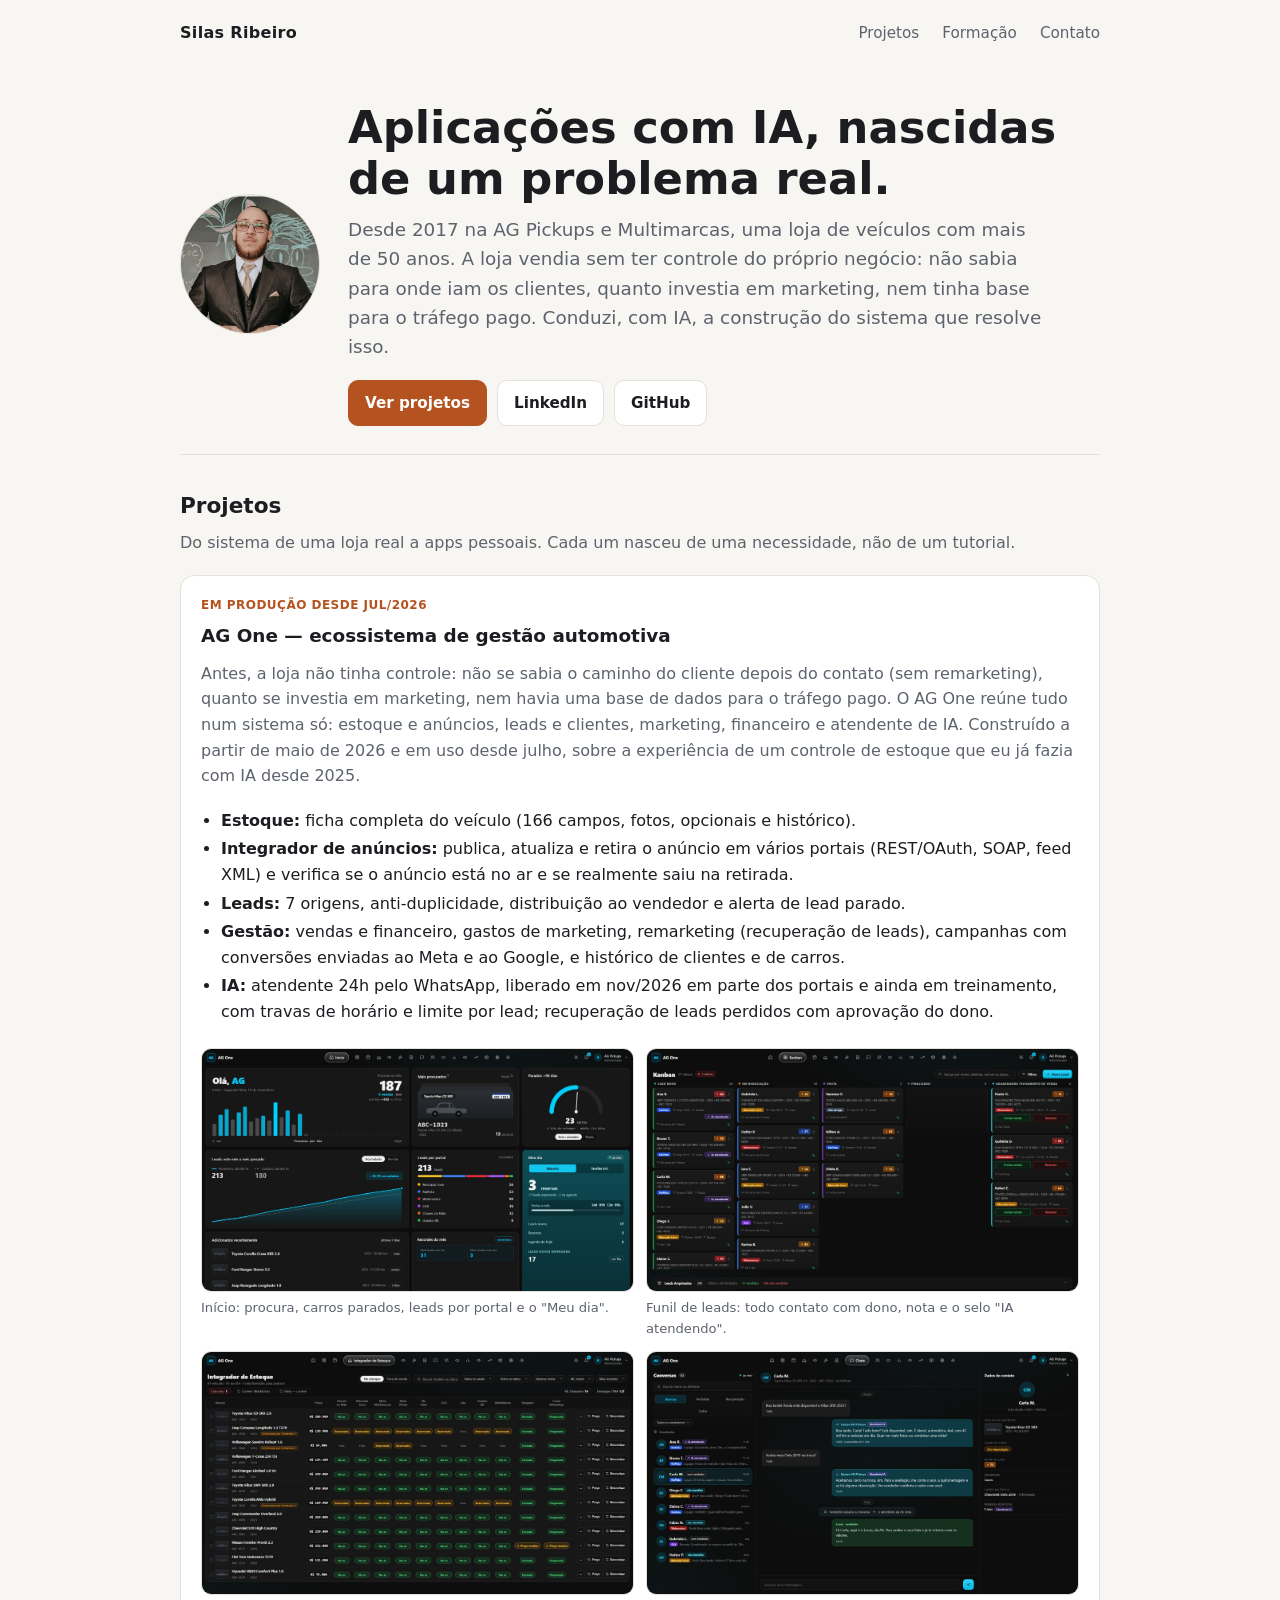
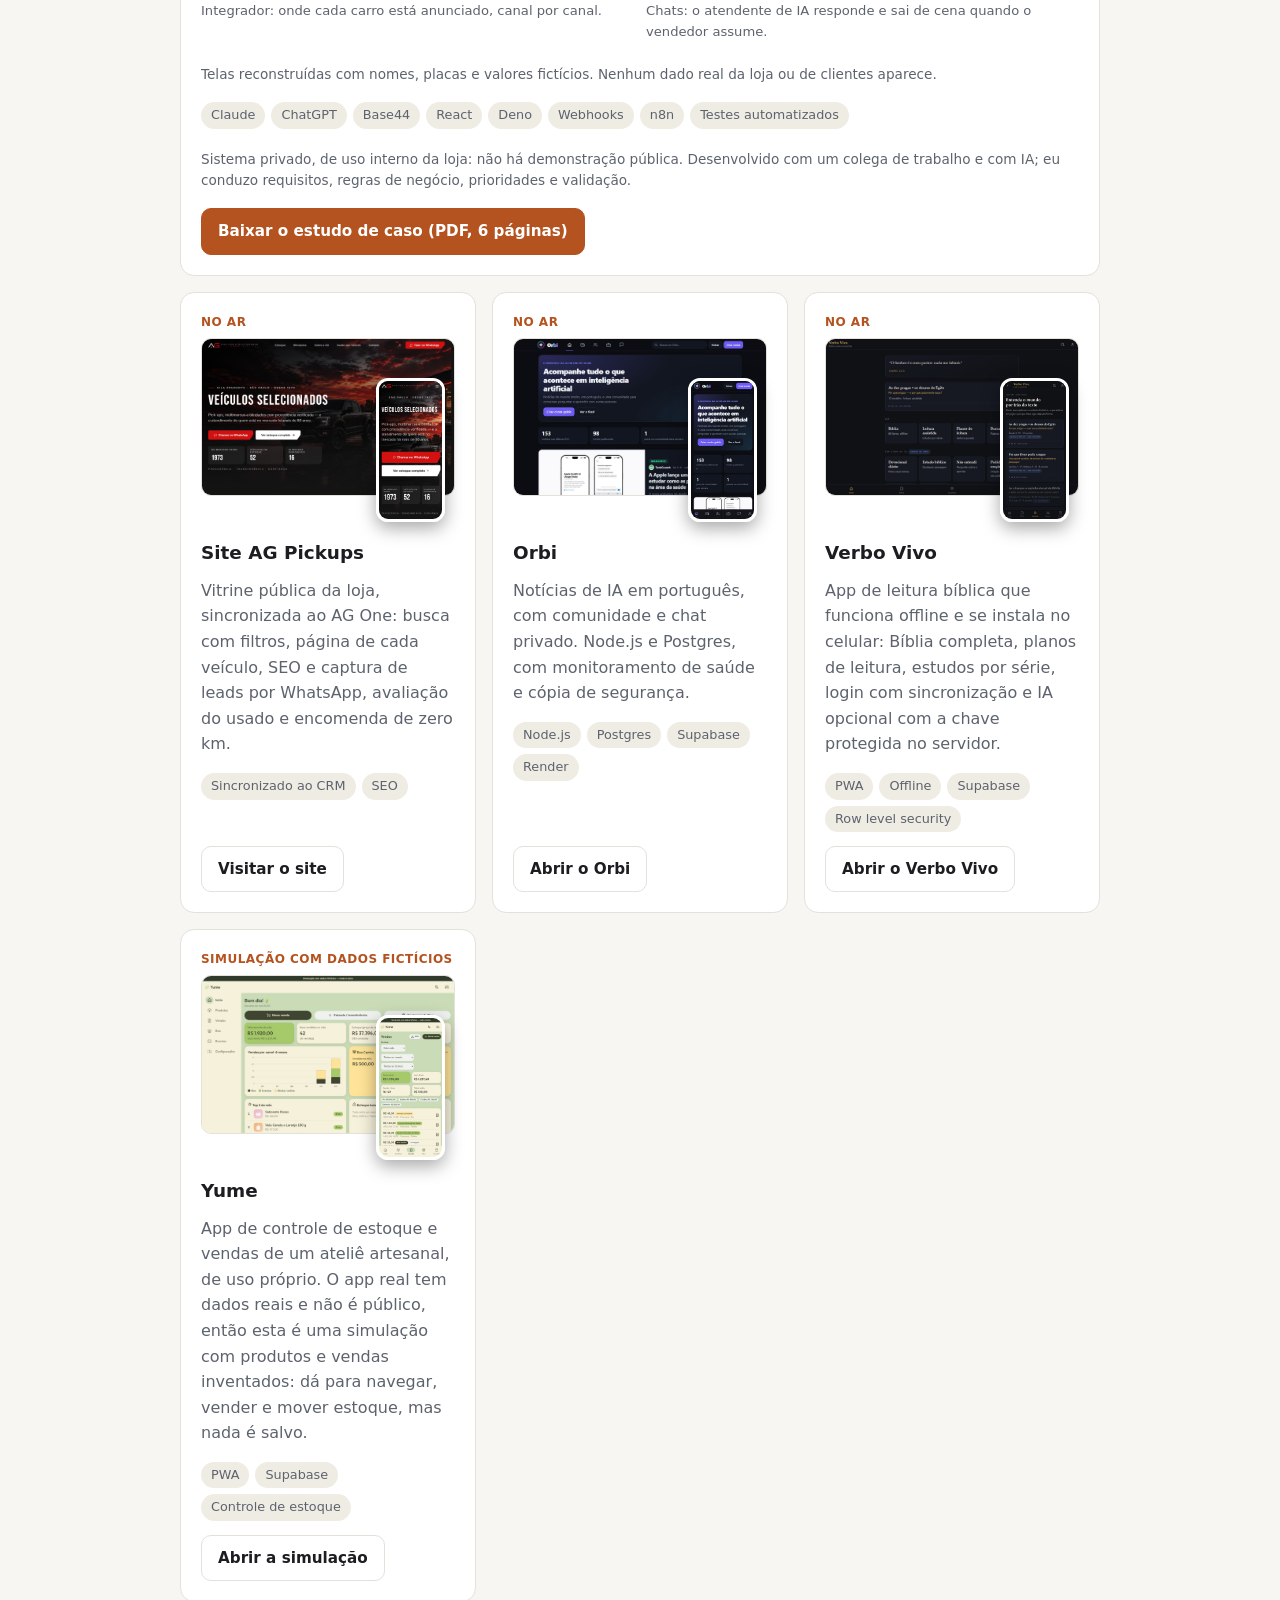
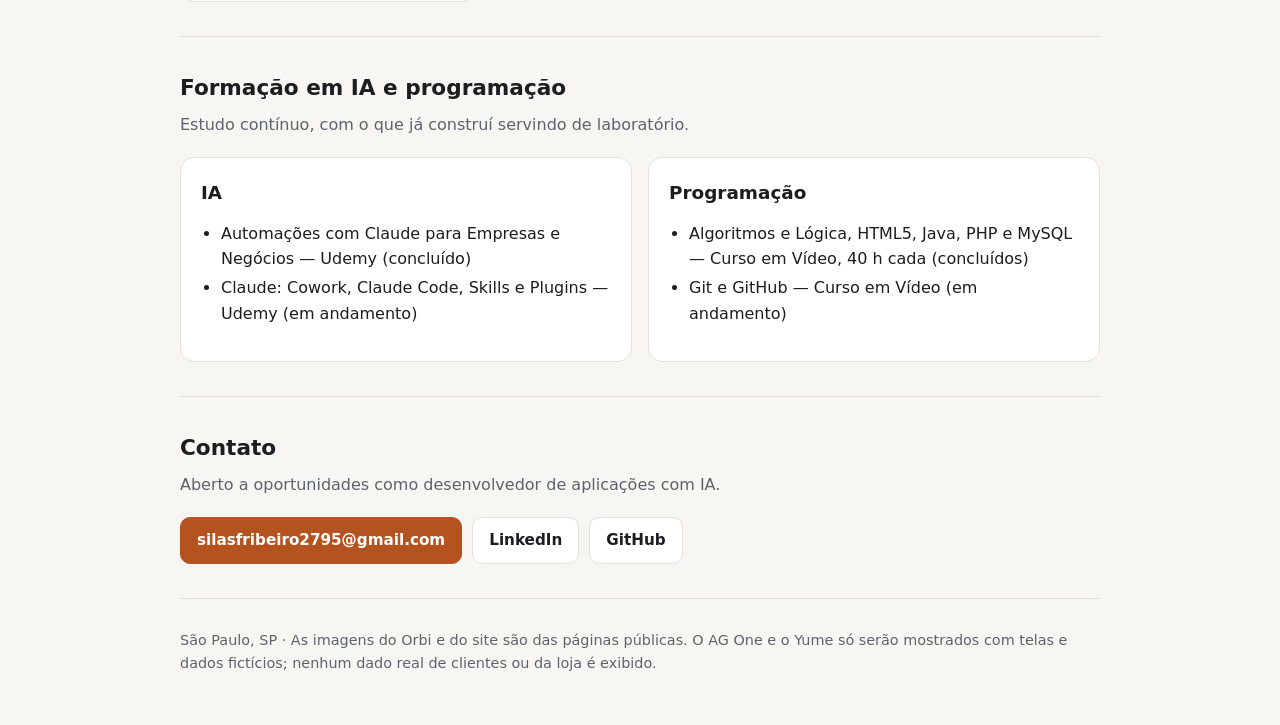
<file: index.html>
<!doctype html>
<html lang="pt-BR">
<head>
<meta charset="utf-8">
<meta name="viewport" content="width=device-width, initial-scale=1">
<title>Silas Ribeiro — Aplicações com IA</title>
<meta name="description" content="Portfólio de Silas Ribeiro: ecossistema de gestão automotiva (AG One), Orbi, Verbo Vivo e outros projetos construídos com IA.">
<style>
  :root{
    --bg:#f7f6f2; --card:#ffffff; --ink:#1b1d21; --mute:#5d636d; --line:#e3e1da;
    --accent:#b4531f; --accent-ink:#ffffff; --chip:#efece4;
  }
  @media (prefers-color-scheme: dark){
    :root{ --bg:#14161a; --card:#1c1f25; --ink:#eceae4; --mute:#a2a8b2; --line:#2b2f37; --accent:#e08a52; --accent-ink:#14161a; --chip:#262a32; }
  }
  *{box-sizing:border-box}
  html{scroll-behavior:smooth}
  body{margin:0;background:var(--bg);color:var(--ink);font:16px/1.6 system-ui,-apple-system,"Segoe UI",Roboto,sans-serif}
  a{color:inherit}
  .wrap{max-width:960px;margin:0 auto;padding:0 20px}
  header.top{display:flex;justify-content:space-between;align-items:center;padding:20px 0}
  header.top strong{letter-spacing:.02em}
  nav a{margin-left:18px;text-decoration:none;color:var(--mute);font-size:.95rem}
  nav a:hover{color:var(--ink)}
  .hero{display:grid;grid-template-columns:140px 1fr;gap:28px;align-items:center;padding:36px 0 28px}
  .avatar{width:140px;height:140px;border-radius:50%;background:var(--chip);border:1px solid var(--line);overflow:hidden;display:grid;place-items:center;font-size:2.4rem;font-weight:700;color:var(--accent)}
  .avatar img{width:100%;height:100%;object-fit:cover;display:block}
  h1{font-size:clamp(1.9rem,5vw,2.8rem);line-height:1.15;margin:0 0 10px}
  .lead{font-size:1.15rem;color:var(--mute);margin:0 0 18px;max-width:60ch}
  .btns{display:flex;flex-wrap:wrap;gap:10px}
  .btn{display:inline-block;padding:10px 16px;border-radius:10px;border:1px solid var(--line);text-decoration:none;font-weight:600;font-size:.95rem;background:var(--card)}
  .btn.primary{background:var(--accent);color:var(--accent-ink);border-color:var(--accent)}
  section{padding:34px 0;border-top:1px solid var(--line)}
  h2{font-size:1.35rem;margin:0 0 6px}
  .sub{color:var(--mute);margin:0 0 20px}
  .grid{display:grid;grid-template-columns:repeat(auto-fit,minmax(280px,1fr));gap:16px}
  .card{background:var(--card);border:1px solid var(--line);border-radius:14px;padding:20px;display:flex;flex-direction:column}
  .card.big{grid-column:1/-1}
  .card h3{margin:0 0 4px;font-size:1.15rem}
  .tag{display:inline-block;font-size:.75rem;font-weight:700;letter-spacing:.04em;text-transform:uppercase;color:var(--accent);margin-bottom:6px}
  .card p{margin:6px 0 10px;color:var(--mute)}
  .card ul{margin:6px 0 12px;padding-left:20px;color:var(--ink)}
  .card ul li{margin:3px 0}
  .chips{display:flex;flex-wrap:wrap;gap:6px;margin:6px 0 14px}
  .chip{background:var(--chip);border-radius:999px;padding:3px 10px;font-size:.8rem;color:var(--mute)}
  .card .btn{margin-top:auto;align-self:flex-start}
  .shots{position:relative;margin:0 0 16px;padding-bottom:26px}
  .shots .d{display:block;width:100%;aspect-ratio:16/10;object-fit:cover;object-position:top;border-radius:10px;border:1px solid var(--line)}
  .shots .m{position:absolute;right:10px;bottom:0;width:27%;aspect-ratio:9/19;object-fit:cover;object-position:top;border-radius:12px;border:3px solid var(--card);box-shadow:0 6px 18px rgba(0,0,0,.35)}
  .gal{display:grid;grid-template-columns:repeat(2,1fr);gap:12px;margin:8px 0 16px}
  .gal a{display:block;text-decoration:none}
  .gal img{display:block;width:100%;border-radius:10px;border:1px solid var(--line)}
  .gal figcaption{font-size:.82rem;color:var(--mute);margin-top:5px}
  .gal figure{margin:0}
  @media (max-width:640px){.gal{grid-template-columns:1fr}}
  .phones{display:grid;grid-template-columns:1fr 1fr;gap:10px;margin:0 0 14px}
  .phones img{display:block;width:100%;aspect-ratio:9/16;object-fit:cover;object-position:top;border-radius:12px;border:1px solid var(--line)}
  .shots img,.gal img{cursor:zoom-in}
  #zoom{position:fixed;inset:0;background:rgba(0,0,0,.86);display:none;align-items:center;justify-content:center;z-index:50;padding:16px;cursor:zoom-out}
  #zoom.on{display:flex}
  #zoom img{max-width:100%;max-height:100%;border-radius:10px;box-shadow:0 10px 40px rgba(0,0,0,.6);background:#000}
  #zoom button{position:absolute;top:14px;right:16px;background:var(--card);color:var(--ink);border:1px solid var(--line);border-radius:999px;width:40px;height:40px;font-size:1.3rem;cursor:pointer}
  .note{font-size:.85rem;color:var(--mute);margin:8px 0 0}
  .soon{opacity:.85}
  ol.steps{padding-left:20px;margin:0}
  ol.steps li{margin:6px 0}
  footer{padding:30px 0 50px;color:var(--mute);font-size:.9rem;border-top:1px solid var(--line)}
  @media (max-width:640px){
    .hero{grid-template-columns:1fr;text-align:left}
    .avatar{width:104px;height:104px;font-size:1.8rem}
    nav{display:none}
  }
</style>
</head>
<body>
<div class="wrap">
  <header class="top">
    <strong>Silas Ribeiro</strong>
    <nav>
      <a href="#projetos">Projetos</a>
      <a href="#formacao">Formação</a>
      <a href="#contato">Contato</a>
    </nav>
  </header>

  <div class="hero">
    <div class="avatar" aria-hidden="true">
      <img src="foto.png" alt="Silas Ribeiro" style="transform:translateY(16%) scale(1.65);transform-origin:52% 23%" onerror="var p=this.parentNode;this.remove();p.textContent='SR'">
    </div>
    <div>
      <h1>Aplicações com IA, nascidas de um problema real.</h1>
      <p class="lead">Desde 2017 na AG Pickups e Multimarcas, uma loja de veículos com mais de 50 anos. A loja vendia sem ter controle do próprio negócio: não sabia para onde iam os clientes, quanto investia em marketing, nem tinha base para o tráfego pago. Conduzi, com IA, a construção do sistema que resolve isso.</p>
      <div class="btns">
        <a class="btn primary" href="#projetos">Ver projetos</a>
        <a class="btn" href="https://www.linkedin.com/in/silas-f-ribeiro-413293b8" target="_blank" rel="noopener">LinkedIn</a>
        <a class="btn" href="https://github.com/silasfribeiro" target="_blank" rel="noopener">GitHub</a>
      </div>
    </div>
  </div>

  <section id="projetos">
    <h2>Projetos</h2>
    <p class="sub">Do sistema de uma loja real a apps pessoais. Cada um nasceu de uma necessidade, não de um tutorial.</p>
    <div class="grid">

      <article class="card big">
        <span class="tag">Em produção desde jul/2026</span>
        <h3>AG One — ecossistema de gestão automotiva</h3>
        <p>Antes, a loja não tinha controle: não se sabia o caminho do cliente depois do contato (sem remarketing), quanto se investia em marketing, nem havia uma base de dados para o tráfego pago. O AG One reúne tudo num sistema só: estoque e anúncios, leads e clientes, marketing, financeiro e atendente de IA. Construído a partir de maio de 2026 e em uso desde julho, sobre a experiência de um controle de estoque que eu já fazia com IA desde 2025.</p>
        <ul>
          <li><strong>Estoque:</strong> ficha completa do veículo (166 campos, fotos, opcionais e histórico).</li>
          <li><strong>Integrador de anúncios:</strong> publica, atualiza e retira o anúncio em vários portais (REST/OAuth, SOAP, feed XML) e verifica se o anúncio está no ar e se realmente saiu na retirada.</li>
          <li><strong>Leads:</strong> 7 origens, anti-duplicidade, distribuição ao vendedor e alerta de lead parado.</li>
          <li><strong>Gestão:</strong> vendas e financeiro, gastos de marketing, remarketing (recuperação de leads), campanhas com conversões enviadas ao Meta e ao Google, e histórico de clientes e de carros.</li>
          <li><strong>IA:</strong> atendente 24h pelo WhatsApp, liberado em nov/2026 em parte dos portais e ainda em treinamento, com travas de horário e limite por lead; recuperação de leads perdidos com aprovação do dono.</li>
        </ul>
        <div class="gal">
          <figure><img src="img/ag2-inicio.jpg" alt="Tela inicial do AG One, com procuras do mês, mais procurados, carros parados, leads por portal e Meu dia" loading="lazy"><figcaption>Início: procura, carros parados, leads por portal e o "Meu dia".</figcaption></figure>
          <figure><img src="img/ag2-kanban.jpg" alt="Funil de leads em kanban do AG One, com o selo IA atendendo" loading="lazy"><figcaption>Funil de leads: todo contato com dono, nota e o selo "IA atendendo".</figcaption></figure>
          <figure><img src="img/ag2-integrador.jpg" alt="Integrador de estoque do AG One, com a situação de cada carro em cada canal" loading="lazy"><figcaption>Integrador: onde cada carro está anunciado, canal por canal.</figcaption></figure>
          <figure><img src="img/ag2-chats.jpg" alt="Chats do AG One, com o atendente de IA respondendo e o vendedor assumindo a conversa" loading="lazy"><figcaption>Chats: o atendente de IA responde e sai de cena quando o vendedor assume.</figcaption></figure>
        </div>
        <p class="note">Telas reconstruídas com nomes, placas e valores fictícios. Nenhum dado real da loja ou de clientes aparece.</p>
        <div class="chips">
          <span class="chip">Claude</span><span class="chip">ChatGPT</span><span class="chip">Base44</span>
          <span class="chip">React</span><span class="chip">Deno</span><span class="chip">Webhooks</span><span class="chip">n8n</span><span class="chip">Testes automatizados</span>
        </div>
        <p class="note">Sistema privado, de uso interno da loja: não há demonstração pública. Desenvolvido com um colega de trabalho e com IA; eu conduzo requisitos, regras de negócio, prioridades e validação.</p>
        <a class="btn primary" href="AG-One-Estudo-de-Caso.pdf" target="_blank" rel="noopener" style="margin-top:6px">Baixar o estudo de caso (PDF, 6 páginas)</a>
      </article>

      <article class="card">
        <span class="tag">No ar</span>
        <div class="shots">
          <img class="d" src="img/site-desk.jpg" alt="Página inicial do site da AG Pickups no computador" loading="lazy">
          <img class="m" src="img/site-mob.jpg" alt="Página inicial do site da AG Pickups no celular" loading="lazy">
        </div>
        <h3>Site AG Pickups</h3>
        <p>Vitrine pública da loja, sincronizada ao AG One: busca com filtros, página de cada veículo, SEO e captura de leads por WhatsApp, avaliação do usado e encomenda de zero km.</p>
        <div class="chips"><span class="chip">Sincronizado ao CRM</span><span class="chip">SEO</span></div>
        <a class="btn" href="https://www.agpickups.com.br" target="_blank" rel="noopener">Visitar o site</a>
      </article>

      <article class="card">
        <span class="tag">No ar</span>
        <div class="shots">
          <img class="d" src="img/orbi-desk.jpg" alt="Página inicial do Orbi no computador" loading="lazy">
          <img class="m" src="img/orbi-mob.jpg" alt="Página inicial do Orbi no celular" loading="lazy">
        </div>
        <h3>Orbi</h3>
        <p>Notícias de IA em português, com comunidade e chat privado. Node.js e Postgres, com monitoramento de saúde e cópia de segurança.</p>
        <div class="chips"><span class="chip">Node.js</span><span class="chip">Postgres</span><span class="chip">Supabase</span><span class="chip">Render</span></div>
        <a class="btn" href="https://orbi-44u0.onrender.com/#/" target="_blank" rel="noopener">Abrir o Orbi</a>      </article>

      <article class="card">
        <span class="tag">No ar</span>
        <div class="shots">
          <img class="d" src="img/vv-desk.jpg" alt="Tela inicial do Verbo Vivo no computador" loading="lazy">
          <img class="m" src="img/vv-serie.jpg" alt="Tela de leitura assistida do Verbo Vivo no celular" loading="lazy">
        </div>
        <h3>Verbo Vivo</h3>
        <p>App de leitura bíblica que funciona offline e se instala no celular: Bíblia completa, planos de leitura, estudos por série, login com sincronização e IA opcional com a chave protegida no servidor.</p>
        <div class="chips"><span class="chip">PWA</span><span class="chip">Offline</span><span class="chip">Supabase</span><span class="chip">Row level security</span></div>
        <a class="btn" href="https://verbo-vivo.pages.dev" target="_blank" rel="noopener">Abrir o Verbo Vivo</a>
      </article>

      <article class="card">
        <span class="tag">Simulação com dados fictícios</span>
        <div class="shots">
          <img class="d" src="img/yume-desk.jpg" alt="Tela inicial da simulação do Yume no computador" loading="lazy">
          <img class="m" src="img/yume-vendas.jpg" alt="Tela de vendas da simulação do Yume no celular" loading="lazy">
        </div>
        <h3>Yume</h3>
        <p>App de controle de estoque e vendas de um ateliê artesanal, de uso próprio. O app real tem dados reais e não é público, então esta é uma simulação com produtos e vendas inventados: dá para navegar, vender e mover estoque, mas nada é salvo.</p>
        <div class="chips"><span class="chip">PWA</span><span class="chip">Supabase</span><span class="chip">Controle de estoque</span></div>
        <a class="btn" href="yume-demo/index.html" target="_blank" rel="noopener">Abrir a simulação</a>
      </article>

    </div>
  </section>

  <section id="formacao">
    <h2>Formação em IA e programação</h2>
    <p class="sub">Estudo contínuo, com o que já construí servindo de laboratório.</p>
    <div class="grid">
      <article class="card">
        <h3>IA</h3>
        <ul>
          <li>Automações com Claude para Empresas e Negócios — Udemy (concluído)</li>
          <li>Claude: Cowork, Claude Code, Skills e Plugins — Udemy (em andamento)</li>
        </ul>
      </article>
      <article class="card">
        <h3>Programação</h3>
        <ul>
          <li>Algoritmos e Lógica, HTML5, Java, PHP e MySQL — Curso em Vídeo, 40 h cada (concluídos)</li>
          <li>Git e GitHub — Curso em Vídeo (em andamento)</li>
        </ul>
      </article>
    </div>
  </section>

  <section id="contato">
    <h2>Contato</h2>
    <p class="sub">Aberto a oportunidades como desenvolvedor de aplicações com IA.</p>
    <div class="btns">
      <a class="btn primary" href="mailto:silasfribeiro2795@gmail.com">silasfribeiro2795@gmail.com</a>
      <a class="btn" href="https://www.linkedin.com/in/silas-f-ribeiro-413293b8" target="_blank" rel="noopener">LinkedIn</a>
      <a class="btn" href="https://github.com/silasfribeiro" target="_blank" rel="noopener">GitHub</a>
    </div>
  </section>

  <footer>São Paulo, SP · As imagens do Orbi e do site são das páginas públicas. O AG One e o Yume só serão mostrados com telas e dados fictícios; nenhum dado real de clientes ou da loja é exibido.</footer>
</div>

<div id="zoom" role="dialog" aria-modal="true" aria-label="Imagem ampliada"><button type="button" aria-label="Fechar">×</button><img alt=""></div>
<script>
(function(){
  var z=document.getElementById('zoom'),zi=z.querySelector('img');
  function abrir(src,alt){zi.src=src;zi.alt=alt||'';z.classList.add('on');}
  function fechar(){z.classList.remove('on');zi.removeAttribute('src');}
  document.addEventListener('click',function(e){
    var img=e.target.closest('.shots img, .gal img');
    if(img){e.preventDefault();abrir(img.currentSrc||img.src,img.alt);return;}
    if(z.classList.contains('on'))fechar();
  });
  document.addEventListener('keydown',function(e){if(e.key==='Escape')fechar();});
})();
</script>
</body>
</html>
</file>
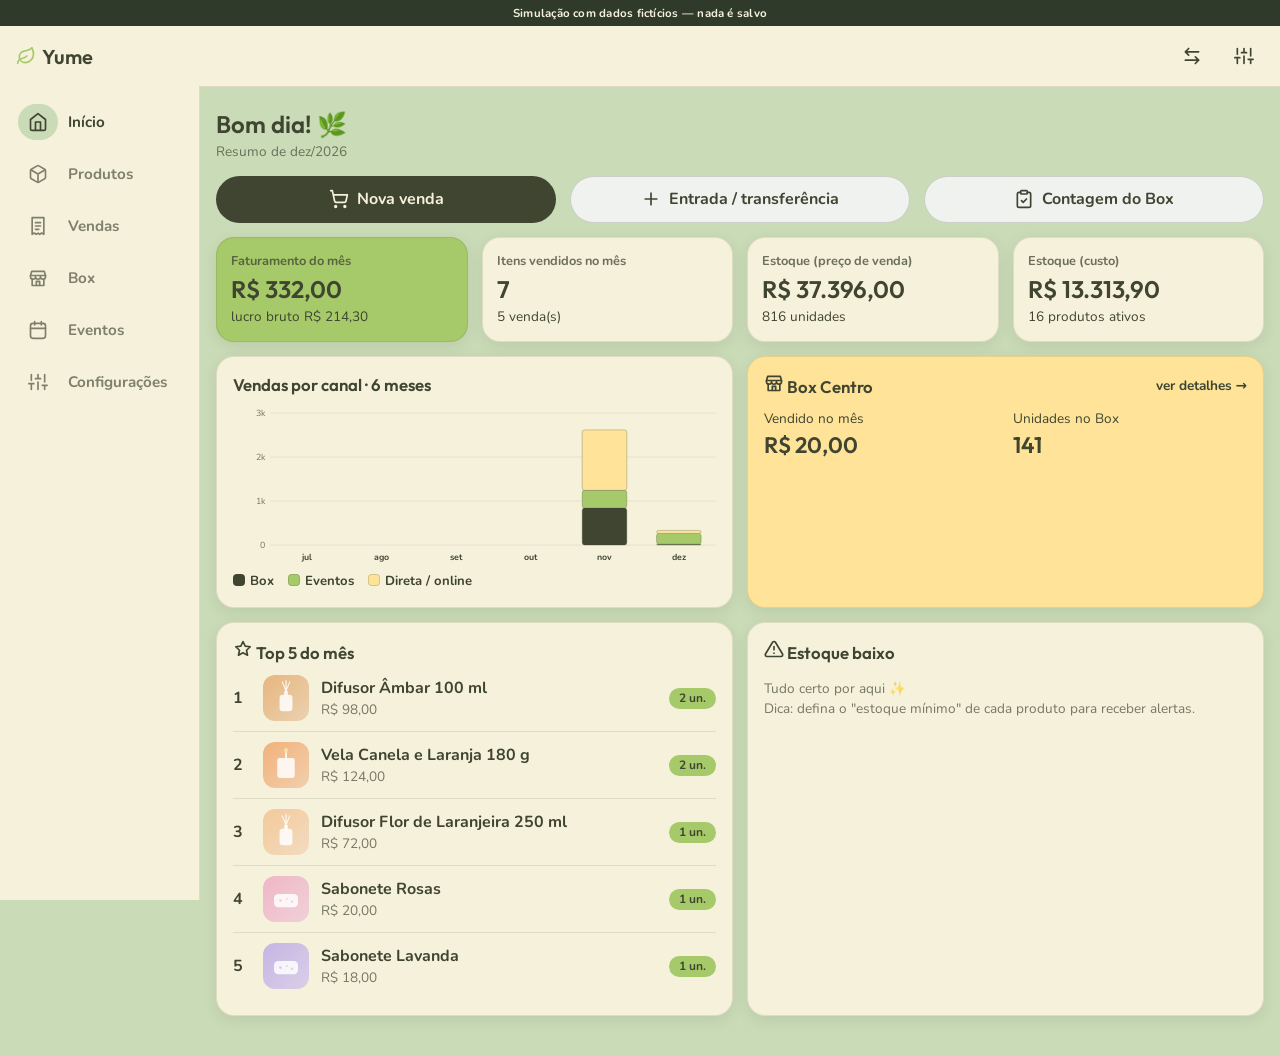
<file: yume-demo/index.html>
<!doctype html>
<html lang="pt-BR">
<head>
<meta charset="utf-8">
<meta name="viewport" content="width=device-width, initial-scale=1, viewport-fit=cover">
<title>Yume · Simulação</title>
<meta name="robots" content="noindex">
<meta name="theme-color" content="#F6F1DB">
<link rel="manifest" href="manifest.webmanifest">
<link rel="icon" href="icon-192.png">
<link rel="apple-touch-icon" href="icon-192.png">
<meta name="apple-mobile-web-app-capable" content="yes">
<meta name="apple-mobile-web-app-title" content="Yume">
<link rel="preconnect" href="https://fonts.googleapis.com">
<link rel="preconnect" href="https://fonts.gstatic.com" crossorigin>
<link href="https://fonts.googleapis.com/css2?family=Nunito:wght@400;700;800&family=Outfit:wght@600&display=swap" rel="stylesheet">
<link rel="stylesheet" href="style.css">
<link rel="stylesheet" href="demo.css">
</head>
<body>
<div class="demo-faixa">Simulação com dados fictícios — nada é salvo</div>
<div id="app"><div class="loading"><div class="spin"></div></div></div>
<div id="toast"></div>
<script src="config.js"></script>
<script type="module" src="app.js"></script>
</body>
</html>
</file>
<file: yume-demo/style.css>
:root{
  --oliva:#3F4531; --creme:#F6F1DB; --salvia:#CADBB7; --folha:#A6C969;
  --manteiga:#FEE398; --nevoa:#EFF2EE; --erro:#C9705A;
  --borda:#3F45311F; --borda-forte:#3F453133; --sombra:0 4px 14px #3F45311A;
  --r:18px; --nav-h:70px;
}
*{box-sizing:border-box;-webkit-tap-highlight-color:transparent}
html,body{margin:0;padding:0}
body{background:var(--salvia);color:var(--oliva);font-family:'Nunito',system-ui,sans-serif;font-size:16px;line-height:1.45;min-height:100vh}
h1,h2,h3,.num{font-family:'Outfit','Nunito',sans-serif;font-weight:600;margin:0}
h1{font-size:1.5rem} h2{font-size:1.2rem} h3{font-size:1.05rem}
a{color:inherit}
button,input,select,textarea{font:inherit;color:inherit}
.hidden{display:none!important}
.muted{opacity:.7}
.small{font-size:.85rem}
.icon{width:20px;height:20px;stroke:currentColor;fill:none;stroke-width:2;stroke-linecap:round;stroke-linejoin:round;flex:none}

/* ---------- Layout ---------- */
header.top{position:sticky;top:0;z-index:20;background:var(--creme);border-bottom:1px solid var(--borda);display:flex;align-items:center;gap:12px;padding:10px 16px;min-height:60px}
header.top .logo{height:40px;width:auto;display:block}
header.top .brand{font-family:'Outfit';font-weight:600;font-size:1.25rem;display:flex;align-items:center;gap:6px}
header.top .spacer{flex:1}
main{max-width:1100px;margin:0 auto;padding:16px 16px calc(var(--nav-h) + 28px)}
.page-head{display:flex;align-items:center;justify-content:space-between;gap:12px;margin:4px 0 14px;flex-wrap:wrap}

nav.bottom{position:fixed;left:0;right:0;bottom:0;z-index:30;background:var(--creme);border-top:1px solid var(--borda);display:flex;justify-content:space-around;height:var(--nav-h);padding-bottom:env(safe-area-inset-bottom)}
nav.bottom a{flex:1;display:flex;flex-direction:column;align-items:center;justify-content:center;gap:3px;text-decoration:none;font-size:.72rem;font-weight:700;opacity:.65}
nav.bottom a .pill{padding:4px 16px;border-radius:999px;display:flex}
nav.bottom a.ativo{opacity:1}
nav.bottom a.ativo .pill{background:var(--salvia)}
@media(min-width:900px){
  nav.bottom{top:60px;bottom:auto;right:auto;width:200px;height:auto;flex-direction:column;justify-content:flex-start;padding:12px;gap:4px;border-top:0;border-right:1px solid var(--borda);min-height:calc(100vh - 60px)}
  nav.bottom a{flex:none;flex-direction:row;justify-content:flex-start;gap:10px;font-size:.95rem;padding:6px}
  nav.bottom a .pill{padding:8px 10px}
  main{margin-left:200px;padding-bottom:40px}
  .so-mobile{display:none!important}
}
@media(min-width:1300px){main{margin-left:max(216px, calc(50% - 550px))}}

/* ---------- Componentes ---------- */
.card{background:var(--creme);border-radius:var(--r);box-shadow:var(--sombra);padding:16px;border:1px solid var(--borda)}
.card + .card{margin-top:14px}
.grid{display:grid;gap:14px}
.grid>.card+.card{margin-top:0}
.g2{grid-template-columns:repeat(2,minmax(0,1fr))}
.g3{grid-template-columns:repeat(3,minmax(0,1fr))}
.g4{grid-template-columns:repeat(4,minmax(0,1fr))}
@media(max-width:700px){.g3,.g4{grid-template-columns:repeat(2,minmax(0,1fr))}}
@media(max-width:420px){.g2.stack-sm{grid-template-columns:1fr}}
.stack>*+*{margin-top:14px}
.row{display:flex;align-items:center;gap:10px;flex-wrap:wrap}
.row.between{justify-content:space-between}
.grow{flex:1;min-width:0}

.stat{background:var(--creme);border-radius:var(--r);padding:14px;box-shadow:var(--sombra);border:1px solid var(--borda)}
.stat .lbl{font-size:.8rem;font-weight:700;opacity:.75}
.stat .num{font-size:1.5rem;margin-top:2px;word-break:break-word}
.stat.destaque{background:var(--manteiga)}
.stat.verde{background:var(--folha)}

.btn{display:inline-flex;align-items:center;justify-content:center;gap:8px;border:0;border-radius:999px;padding:11px 20px;font-weight:700;cursor:pointer;background:var(--oliva);color:var(--creme);text-decoration:none;min-height:44px;transition:transform .08s, filter .15s}
.btn:active{transform:scale(.97)}
.btn:hover{filter:brightness(1.12)}
.btn.sec{background:var(--nevoa);color:var(--oliva);border:1px solid var(--borda-forte)}
.btn.folha{background:var(--folha);color:var(--oliva)}
.btn.perigo{background:var(--erro);color:#fff}
.btn.ghost{background:transparent;color:var(--oliva);padding:8px 12px}
.btn.sm{padding:6px 14px;min-height:34px;font-size:.88rem}
.btn.full{width:100%}
.btn.icon-only{padding:8px;min-height:40px;width:40px}
.btn[disabled]{opacity:.5;pointer-events:none}

.fab{position:fixed;right:18px;bottom:calc(var(--nav-h) + 16px);z-index:25;width:58px;height:58px;border-radius:50%;padding:0;box-shadow:0 6px 18px #3F453140}
.fab .icon{width:26px;height:26px}
@media(min-width:900px){.fab{bottom:24px}}

.badge{display:inline-flex;align-items:center;gap:4px;padding:2px 10px;border-radius:999px;background:var(--folha);color:var(--oliva);font-size:.75rem;font-weight:700;white-space:nowrap}
.badge.manteiga{background:var(--manteiga)}
.badge.nevoa{background:var(--nevoa)}
.badge.erro{background:var(--erro);color:#fff}
.badge.oliva{background:var(--oliva);color:var(--creme)}

label.f{display:block;font-weight:700;font-size:.85rem;margin-bottom:4px}
.field{margin-bottom:12px}
input.in,select.in,textarea.in{width:100%;border:1px solid var(--borda-forte);background:var(--nevoa);border-radius:12px;padding:11px 12px;outline:none;min-height:44px}
input.in:focus,select.in:focus,textarea.in:focus{border-color:var(--oliva);box-shadow:0 0 0 3px #A6C96966}
textarea.in{min-height:80px;resize:vertical}
.search{position:relative}
.search .icon{position:absolute;left:12px;top:12px;opacity:.6}
.search input{padding-left:40px}

.chips{display:flex;gap:8px;overflow-x:auto;padding-bottom:4px;scrollbar-width:none}
.chips::-webkit-scrollbar{display:none}
.chip{border:1px solid var(--borda-forte);background:var(--creme);border-radius:999px;padding:6px 14px;font-weight:700;font-size:.85rem;cursor:pointer;white-space:nowrap}
.chip.on{background:var(--oliva);color:var(--creme);border-color:var(--oliva)}

.tabs{display:flex;gap:6px;background:var(--nevoa);padding:4px;border-radius:999px;margin-bottom:14px;overflow-x:auto}
.tabs button{flex:1;border:0;background:transparent;padding:9px 12px;border-radius:999px;font-weight:700;cursor:pointer;white-space:nowrap}
.tabs button.on{background:var(--oliva);color:var(--creme)}

/* Produtos */
.prod-grid{display:grid;grid-template-columns:repeat(auto-fill,minmax(155px,1fr));gap:12px}
.prod{background:var(--creme);border-radius:var(--r);overflow:hidden;box-shadow:var(--sombra);border:1px solid var(--borda);cursor:pointer;display:flex;flex-direction:column;text-decoration:none;position:relative}
.prod .foto{aspect-ratio:1/1;background:var(--nevoa);display:flex;align-items:center;justify-content:center;overflow:hidden}
.prod .foto img{width:100%;height:100%;object-fit:cover}
.prod .foto .icon{width:40px;height:40px;opacity:.35}
.prod .info{padding:10px 12px 12px;display:flex;flex-direction:column;gap:4px;flex:1}
.prod .nome{font-weight:800;line-height:1.2;font-size:.95rem}
.prod .preco{font-family:'Outfit';font-weight:600}
.prod .alerta{position:absolute;top:8px;right:8px}
.prod.inativo{opacity:.55}

.list{display:flex;flex-direction:column}
.li{display:flex;align-items:center;gap:12px;padding:10px 0;border-bottom:1px solid var(--borda)}
.li:last-child{border-bottom:0}
.thumb{width:46px;height:46px;border-radius:12px;background:var(--nevoa);overflow:hidden;flex:none;display:flex;align-items:center;justify-content:center}
.thumb img{width:100%;height:100%;object-fit:cover}
.thumb .icon{opacity:.35}

table.t{width:100%;border-collapse:collapse;font-size:.92rem}
table.t th{text-align:left;font-size:.78rem;opacity:.75;font-weight:800;padding:8px 6px;border-bottom:1px solid var(--borda-forte)}
table.t td{padding:9px 6px;border-bottom:1px solid var(--borda)}
table.t tr:nth-child(even) td{background:#EFF2EE80}
table.t .r{text-align:right}
.table-wrap{overflow-x:auto}

/* Qty stepper */
.qty{display:inline-flex;align-items:center;background:var(--nevoa);border-radius:999px;border:1px solid var(--borda-forte)}
.qty button{border:0;background:transparent;width:36px;height:36px;font-size:1.2rem;font-weight:800;cursor:pointer;border-radius:50%}
.qty input{width:46px;text-align:center;border:0;background:transparent;font-weight:800;outline:none;-moz-appearance:textfield}
.qty input::-webkit-outer-spin-button,.qty input::-webkit-inner-spin-button{-webkit-appearance:none}

/* Caixa rápido */
.pos-grid{display:grid;grid-template-columns:repeat(auto-fill,minmax(110px,1fr));gap:10px}
.pos-item{background:var(--creme);border-radius:16px;border:2px solid transparent;box-shadow:var(--sombra);padding:0;cursor:pointer;overflow:hidden;text-align:left;position:relative;display:flex;flex-direction:column}
.pos-item .foto{aspect-ratio:1/1;background:var(--nevoa);display:flex;align-items:center;justify-content:center}
.pos-item .foto img{width:100%;height:100%;object-fit:cover}
.pos-item .t1{font-weight:800;font-size:.82rem;padding:6px 8px 0;line-height:1.15}
.pos-item .t2{font-family:'Outfit';font-weight:600;font-size:.9rem;padding:0 8px 8px}
.pos-item .qtd-badge{position:absolute;top:6px;left:6px;background:var(--oliva);color:var(--creme);border-radius:999px;min-width:28px;height:28px;display:flex;align-items:center;justify-content:center;font-weight:800;padding:0 6px}
.pos-item .disp{position:absolute;top:6px;right:6px}
.pos-item.sel{border-color:var(--folha)}
.pos-item.esgotado{opacity:.4}
.cart-bar{position:fixed;left:0;right:0;bottom:var(--nav-h);z-index:26;background:var(--oliva);color:var(--creme);padding:12px 16px;display:flex;align-items:center;gap:12px;box-shadow:0 -4px 16px #3F453140}
.cart-bar .num{font-size:1.3rem}
@media(min-width:900px){.cart-bar{left:200px;bottom:0}}

/* Modal */
.modal-bg{position:fixed;inset:0;background:#3F453166;z-index:50;display:flex;align-items:flex-end;justify-content:center;animation:fade .15s}
.modal{background:var(--creme);width:100%;max-width:560px;max-height:92vh;overflow:auto;border-radius:24px 24px 0 0;padding:18px 18px calc(18px + env(safe-area-inset-bottom));animation:up .2s}
@media(min-width:700px){.modal-bg{align-items:center}.modal{border-radius:24px}}
.modal .mh{display:flex;align-items:center;justify-content:space-between;margin-bottom:12px}
@keyframes up{from{transform:translateY(30px);opacity:.4}to{transform:none;opacity:1}}
@keyframes fade{from{opacity:0}to{opacity:1}}

/* Toast */
#toast{position:fixed;left:50%;transform:translateX(-50%);bottom:calc(var(--nav-h) + 92px);z-index:60;display:flex;flex-direction:column;gap:8px;align-items:center;pointer-events:none}
.toast{background:var(--oliva);color:var(--creme);padding:10px 18px;border-radius:999px;font-weight:700;box-shadow:var(--sombra);animation:up .2s}
.toast.erro{background:var(--erro);color:#fff}

/* Vazio */
.vazio{text-align:center;padding:36px 16px;opacity:.85}
.vazio .icon{width:44px;height:44px;opacity:.5;margin-bottom:8px}

/* Login */
.login-wrap{min-height:100vh;display:flex;align-items:center;justify-content:center;padding:20px}
.login{width:100%;max-width:380px;text-align:center}
.login .brand-big{font-family:'Outfit';font-weight:600;font-size:2.4rem;display:flex;align-items:center;justify-content:center;gap:8px;margin-bottom:6px}
.login .brand-big .icon{width:30px;height:30px;color:var(--folha)}
header.top .brand .icon{color:var(--folha)}

/* Gráfico */
.chart svg{width:100%;height:auto;display:block}
.legend{display:flex;gap:14px;flex-wrap:wrap;font-size:.82rem;font-weight:700;margin-top:6px}
.legend i{display:inline-block;width:12px;height:12px;border-radius:4px;margin-right:5px;vertical-align:-1px;border:1px solid var(--borda-forte)}

.bar-h{height:10px;background:var(--nevoa);border-radius:999px;overflow:hidden}
.bar-h > span{display:block;height:100%;background:var(--folha);border-radius:999px}

.foto-up{width:100%;aspect-ratio:1/1;max-width:200px;border-radius:18px;background:var(--nevoa);border:2px dashed var(--borda-forte);display:flex;align-items:center;justify-content:center;overflow:hidden;cursor:pointer;margin:0 auto 12px}
.foto-up img{width:100%;height:100%;object-fit:cover}
.loading{display:flex;justify-content:center;padding:40px}
.spin{width:34px;height:34px;border:4px solid var(--borda-forte);border-top-color:var(--oliva);border-radius:50%;animation:sp 0.8s linear infinite}
@keyframes sp{to{transform:rotate(360deg)}}

/* ---------- Ajustes para celular ---------- */
@media (max-width: 600px) {
  html { font-size: 15px; }
  main { padding: 12px 12px calc(var(--nav-h) + 24px); }
  h1 { font-size: 1.3rem; } h2 { font-size: 1.1rem; } h3 { font-size: 1rem; }
  .page-head { margin: 2px 0 10px; }
  .card { padding: 12px; border-radius: 16px; }
  .grid { gap: 10px; }
  .stat { padding: 11px; border-radius: 16px; }
  .stat .num { font-size: 1.2rem; }
  .stat .lbl { font-size: .74rem; }
  .btn { padding: 8px 14px; min-height: 40px; font-size: .92rem; gap: 6px; }
  .btn.sm { padding: 5px 11px; min-height: 32px; font-size: .82rem; }
  .btn .icon { width: 18px; height: 18px; }
  .tabs { padding: 3px; gap: 3px; }
  .tabs button { padding: 7px 8px; font-size: .8rem; }
  input.in, select.in, textarea.in { padding: 9px 11px; min-height: 40px; border-radius: 10px; }
  .search input.in { padding-left: 38px; }
  .search .icon { top: 10px; left: 11px; }
  .qty button { width: 32px; height: 32px; }
  .qty input { width: 38px; }
  .li { gap: 10px; padding: 8px 0; }
  .thumb { width: 40px; height: 40px; border-radius: 10px; }
  .cart-bar { padding: 9px 12px; gap: 10px; }
  .cart-bar .num { font-size: 1.1rem; }
  .chip { padding: 5px 12px; font-size: .8rem; }
  .prod-grid { grid-template-columns: repeat(auto-fill, minmax(140px, 1fr)); gap: 10px; }
  .pos-grid { grid-template-columns: repeat(auto-fill, minmax(96px, 1fr)); gap: 8px; }
  .modal { padding: 14px 14px calc(14px + env(safe-area-inset-bottom)); }
  nav.bottom a { font-size: .68rem; }
  header.top { min-height: 52px; padding: 8px 12px; }
}
</file>
<file: yume-demo/demo.css>
/* Faixa fixa da simulação + ajustes para o cabeçalho e o menu lateral descerem junto */
:root{--demo-h:26px}
.demo-faixa{position:fixed;top:0;left:0;right:0;height:var(--demo-h);z-index:60;background:#2f3a2a;color:#f6f1db;font:700 .72rem/var(--demo-h) 'Nunito',system-ui,sans-serif;text-align:center;letter-spacing:.02em;padding:0 8px;white-space:nowrap;overflow:hidden;text-overflow:ellipsis}
body{padding-top:var(--demo-h)}
header.top{top:var(--demo-h)}
@media (min-width:900px){
  nav.bottom{top:calc(60px + var(--demo-h));min-height:calc(100vh - 60px - var(--demo-h))}
}
</file>
